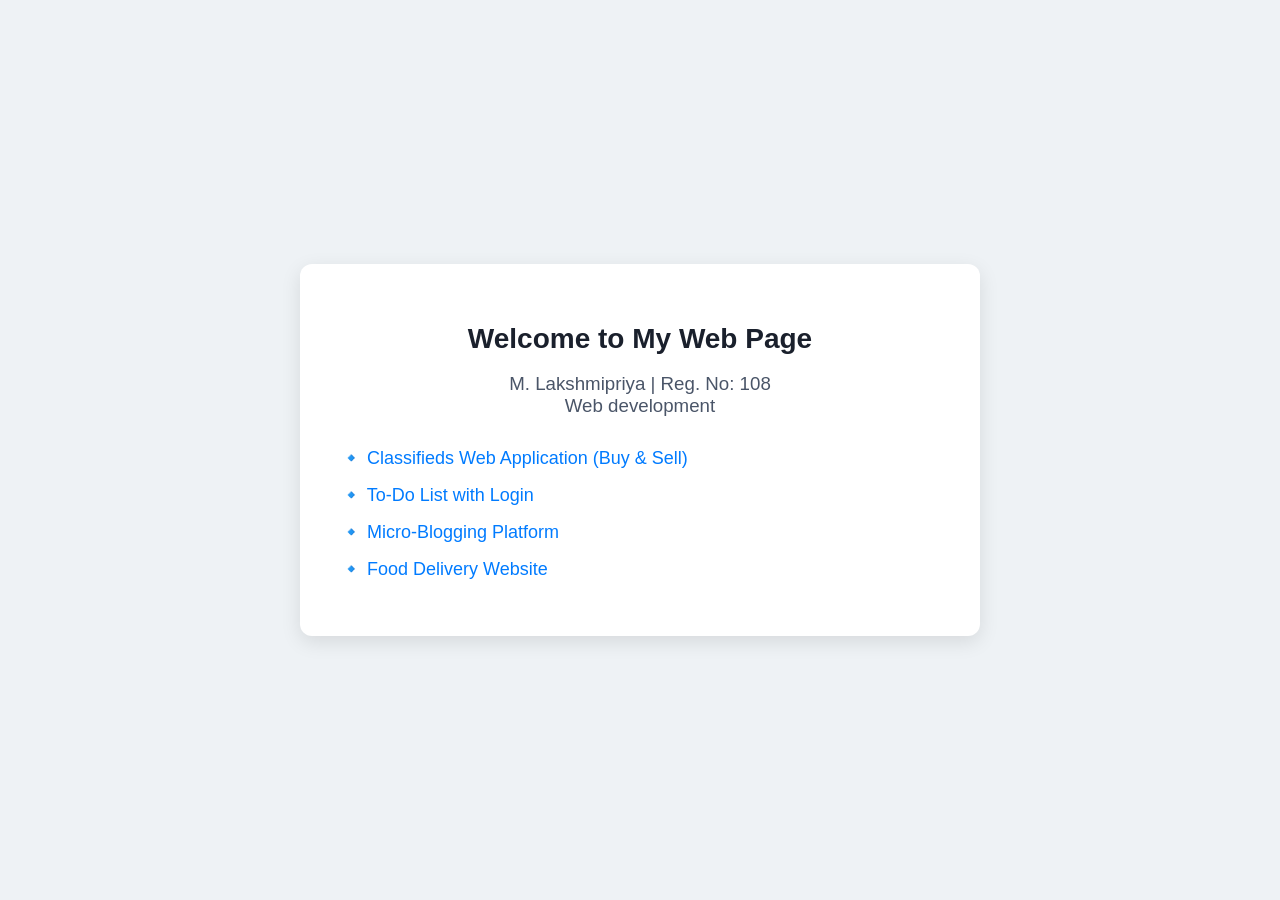
<file: index.html>
<!DOCTYPE html>
<html lang="en">
<head>
  <meta charset="UTF-8" />
  <meta name="viewport" content="width=device-width, initial-scale=1.0"/>
  <title>FSWD Lab Experiments - M. Lakshmipriya</title>
  <style>
    body {
      font-family: 'Segoe UI', Tahoma, Geneva, Verdana, sans-serif;
      margin: 0;
      padding: 0;
      background-color: #eef2f5;
      display: flex;
      justify-content: center;
      align-items: center;
      min-height: 100vh;
    }

    .container {
      background-color: #ffffff;
      padding: 40px;
      border-radius: 12px;
      box-shadow: 0 6px 20px rgba(0, 0, 0, 0.1);
      text-align: center;
      max-width: 600px;
      width: 90%;
    }

    h1 {
      color: #1a202c;
      margin-bottom: 10px;
      font-size: 28px;
    }

    h3 {
      color: #4a5568;
      margin-bottom: 30px;
      font-weight: normal;
    }

    ul {
      list-style: none;
      padding: 0;
      text-align: left;
    }

    li {
      margin-bottom: 15px;
    }

    a {
      text-decoration: none;
      color: #007bff;
      font-size: 18px;
      transition: color 0.3s;
    }

    a:hover {
      color: #0056b3;
    }

    .project-title::before {
      content: '🔹 ';
    }
  </style>
</head>
<body>
  <div class="container">
    <h1>Welcome to My Web Page</h1>
    <h3>M. Lakshmipriya | Reg. No: 108<br/>Web development</h3>

    <ul>
      <li><a class="project-title" href="Ex1/Index.html">Classifieds Web Application (Buy & Sell)</a></li>
       <li><a class="project-title"href="Ex2/index.html">To-Do List with Login</a></li>
      <li><a class="project-title" href="Ex3/index.html">Micro-Blogging Platform</a></li>
      <li><a class="project-title" href="Ex4/index.html">Food Delivery Website</a></li>
    </ul>
  </div>
</body>
</html>
</file>
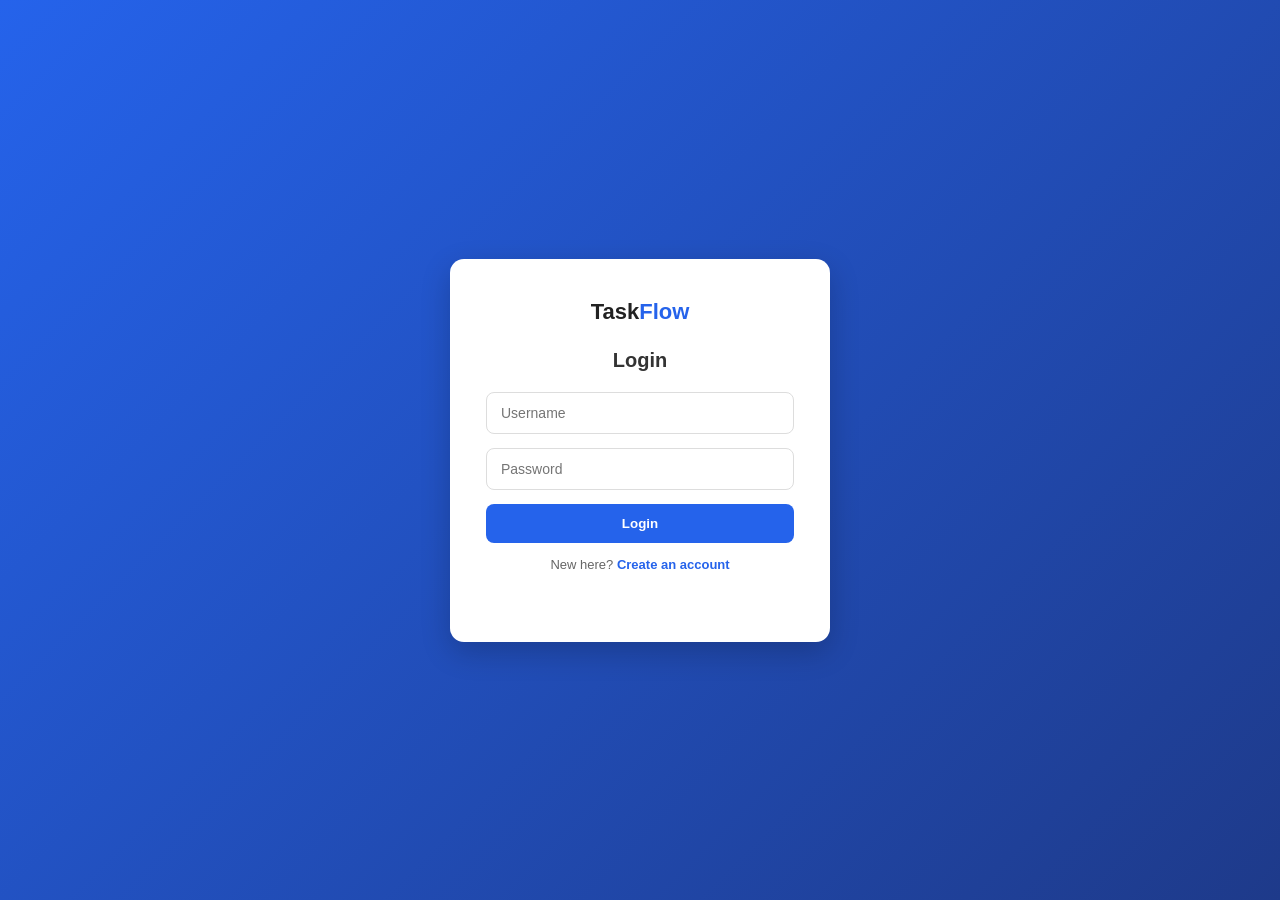
<file: Ex2/index.html>
<!DOCTYPE html>
<html lang="en">
<head>
  <meta charset="UTF-8">
  <meta name="viewport" content="width=device-width, initial-scale=1.0">
  <title>TaskFlow | To-Do Manager</title>
  <link rel="stylesheet" href="style.css">
</head>
<body>

  <!-- ================= AUTH SCREEN ================= -->
  <div id="authScreen" class="auth-screen">
    <div class="auth-card">
      <h1 class="brand">Task<span>Flow</span></h1>

      <!-- Login Form -->
      <form id="loginForm" class="auth-form">
        <h2>Login</h2>
        <input type="text" id="loginUsername" placeholder="Username" required>
        <input type="password" id="loginPassword" placeholder="Password" required>
        <button type="submit">Login</button>
        <p class="switch-text">New here? <a href="#" id="showSignup">Create an account</a></p>
        <p class="error-msg" id="loginError"></p>
      </form>

      <!-- Signup Form -->
      <form id="signupForm" class="auth-form hidden">
        <h2>Create Account</h2>
        <input type="text" id="signupUsername" placeholder="Choose a username" required>
        <input type="password" id="signupPassword" placeholder="Choose a password" required>
        <button type="submit">Sign Up</button>
        <p class="switch-text">Already have an account? <a href="#" id="showLogin">Login</a></p>
        <p class="error-msg" id="signupError"></p>
      </form>
    </div>
  </div>

  <!-- ================= DASHBOARD ================= -->
  <div id="dashboard" class="dashboard hidden">
    <header class="dash-header">
      <h1 class="brand">Task<span>Flow</span></h1>
      <div class="user-info">
        <span id="welcomeText">Welcome!</span>
        <button id="logoutBtn">Logout</button>
      </div>
    </header>

    <main class="dash-main">
      <form id="addTaskForm" class="add-task-form">
        <input type="text" id="taskInput" placeholder="Add a new task..." required>
        <select id="priorityInput">
          <option value="low">Low</option>
          <option value="medium" selected>Medium</option>
          <option value="high">High</option>
        </select>
        <button type="submit">Add Task</button>
      </form>

      <div class="filter-bar">
        <button class="filter-btn active" data-filter="all">All</button>
        <button class="filter-btn" data-filter="active">Active</button>
        <button class="filter-btn" data-filter="completed">Completed</button>
        <span class="task-count" id="taskCount"></span>
      </div>

      <ul class="task-list" id="taskList">
        <!-- Injected by JS -->
      </ul>
    </main>
  </div>

  <script src="script.js"></script>
</body>
</html>
</file>
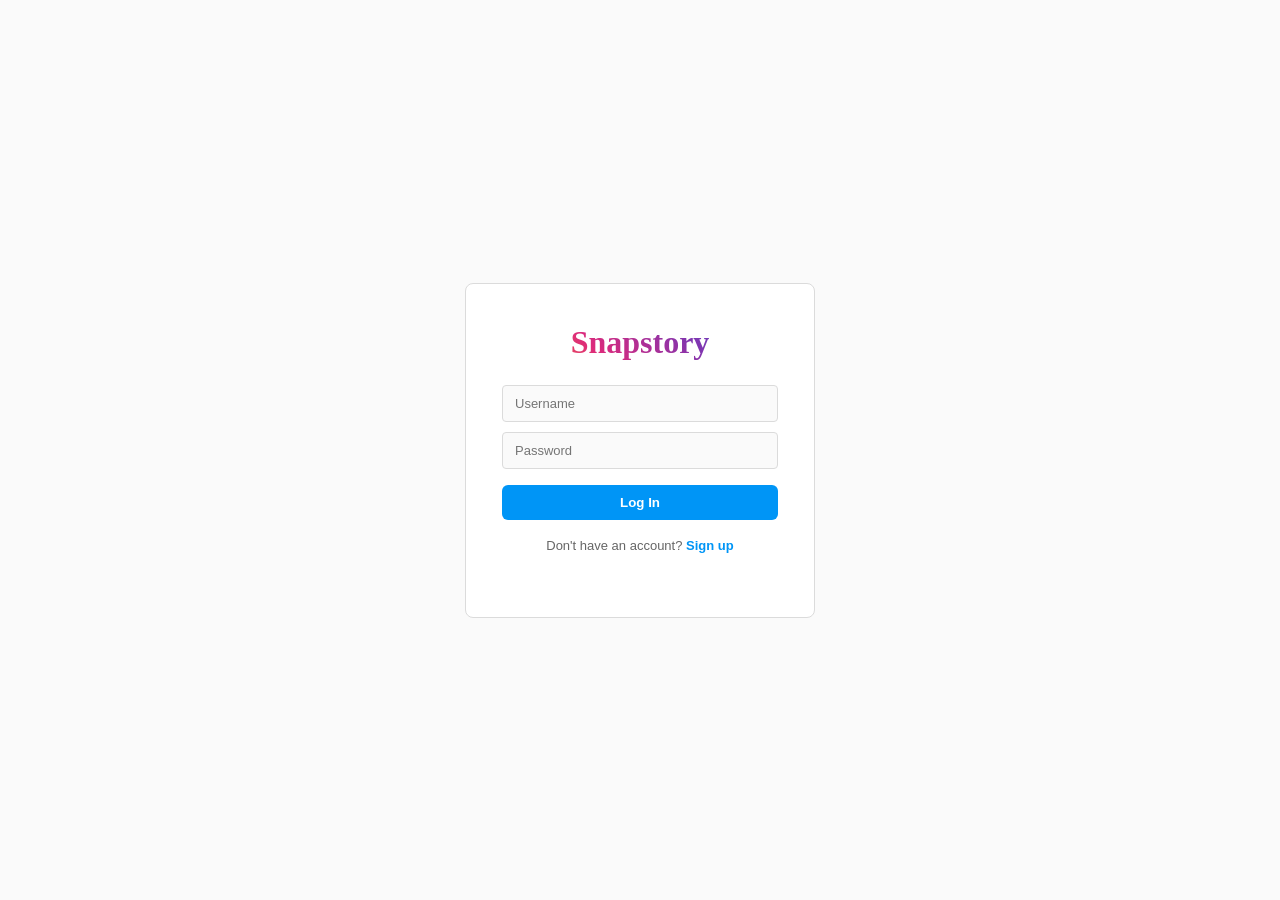
<file: Ex3/index.html>
<!DOCTYPE html>
<html lang="en">
<head>
  <meta charset="UTF-8">
  <meta name="viewport" content="width=device-width, initial-scale=1.0">
  <title>Snapstory</title>
  <link rel="stylesheet" href="style.css">
</head>
<body>

  <!-- ================= AUTH SCREEN ================= -->
  <div id="authScreen" class="auth-screen">
    <div class="auth-card">
      <h1 class="brand">Snapstory</h1>

      <form id="loginForm" class="auth-form">
        <input type="text" id="loginUsername" placeholder="Username" required>
        <input type="password" id="loginPassword" placeholder="Password" required>
        <button type="submit">Log In</button>
        <p class="switch-text">Don't have an account? <a href="#" id="showSignup">Sign up</a></p>
        <p class="error-msg" id="loginError"></p>
      </form>

      <form id="signupForm" class="auth-form hidden">
        <input type="text" id="signupUsername" placeholder="Username" required>
        <input type="password" id="signupPassword" placeholder="Password" required>
        <button type="submit">Sign Up</button>
        <p class="switch-text">Have an account? <a href="#" id="showLogin">Log in</a></p>
        <p class="error-msg" id="signupError"></p>
      </form>
    </div>
  </div>

  <!-- ================= MAIN APP ================= -->
  <div id="app" class="app hidden">
    <header class="app-header">
      <h1 class="brand">Snapstory</h1>
      <div class="header-icons">
        <button class="icon-btn" id="uploadBtn" title="New Post">➕</button>
        <button class="icon-btn" id="logoutBtn" title="Logout">⏻</button>
      </div>
    </header>

    <nav class="tab-bar">
      <button class="tab-btn active" data-tab="feed">🏠 Feed</button>
      <button class="tab-btn" data-tab="discover">🔍 Discover</button>
      <button class="tab-btn" data-tab="profile">👤 Profile</button>
    </nav>

    <main class="app-main">

      <!-- Stories Bar -->
      <div class="stories-bar" id="storiesBar"></div>

      <!-- Feed Tab -->
      <section id="feedTab" class="tab-content">
        <div class="post-list" id="feedList"></div>
      </section>

      <!-- Discover Tab -->
      <section id="discoverTab" class="tab-content hidden">
        <div class="people-list" id="discoverList"></div>
      </section>

      <!-- Profile Tab -->
      <section id="profileTab" class="tab-content hidden">
        <div class="profile-header">
          <div class="avatar-lg" id="profileAvatar"></div>
          <div class="profile-info">
            <h2 id="profileUsername"></h2>
            <div class="profile-stats">
              <span><strong id="postCount">0</strong> posts</span>
              <span><strong id="followingCount">0</strong> following</span>
            </div>
          </div>
        </div>
        <div class="post-grid" id="profileGrid"></div>
      </section>

    </main>
  </div>

  <!-- Upload Modal -->
  <div class="modal-overlay" id="uploadOverlay">
    <div class="modal">
      <h2>New Post</h2>
      <form id="uploadForm">
        <input type="text" id="imageUrlInput" placeholder="Image URL (paste a link)" required>
        <textarea id="captionInput" placeholder="Write a caption..." required></textarea>
        <div class="modal-actions">
          <button type="button" id="cancelUploadBtn">Cancel</button>
          <button type="submit">Share</button>
        </div>
      </form>
    </div>
  </div>

  <script src="script.js"></script>
</body>
</html>
</file>
<file: Ex2/style.css>
* {
    margin: 0;
    padding: 0;
    box-sizing: border-box;
    font-family: 'Segoe UI', sans-serif;
  }
  
  body {
    background: #f0f2f5;
    color: #222;
  }
  
  .hidden {
    display: none !important;
  }
  
  .brand {
    font-size: 22px;
    font-weight: 700;
  }
  
  .brand span {
    color: #2563eb;
  }
  
  /* ===== Auth Screen ===== */
  .auth-screen {
    min-height: 100vh;
    display: flex;
    align-items: center;
    justify-content: center;
    background: linear-gradient(135deg, #2563eb 0%, #1e3a8a 100%);
  }
  
  .auth-card {
    background: white;
    padding: 40px 36px;
    border-radius: 14px;
    width: 100%;
    max-width: 380px;
    box-shadow: 0 10px 30px rgba(0,0,0,0.2);
    text-align: center;
  }
  
  .auth-card .brand {
    margin-bottom: 24px;
  }
  
  .auth-form {
    display: flex;
    flex-direction: column;
    gap: 14px;
  }
  
  .auth-form h2 {
    margin-bottom: 6px;
    font-size: 20px;
    color: #333;
  }
  
  .auth-form input {
    padding: 12px 14px;
    border: 1px solid #ddd;
    border-radius: 8px;
    font-size: 14px;
  }
  
  .auth-form input:focus {
    outline: none;
    border-color: #2563eb;
  }
  
  .auth-form button {
    padding: 12px;
    background: #2563eb;
    color: white;
    border: none;
    border-radius: 8px;
    font-weight: 600;
    cursor: pointer;
    transition: 0.2s;
  }
  
  .auth-form button:hover {
    background: #1d4ed8;
  }
  
  .switch-text {
    font-size: 13px;
    color: #666;
  }
  
  .switch-text a {
    color: #2563eb;
    font-weight: 600;
    text-decoration: none;
  }
  
  .error-msg {
    color: #d9534f;
    font-size: 13px;
    min-height: 16px;
  }
  
  /* ===== Dashboard ===== */
  .dashboard {
    min-height: 100vh;
  }
  
  .dash-header {
    display: flex;
    align-items: center;
    justify-content: space-between;
    background: white;
    padding: 16px 32px;
    box-shadow: 0 2px 6px rgba(0,0,0,0.06);
  }
  
  .user-info {
    display: flex;
    align-items: center;
    gap: 16px;
  }
  
  #welcomeText {
    font-weight: 600;
    color: #444;
  }
  
  #logoutBtn {
    background: #eee;
    border: none;
    padding: 8px 16px;
    border-radius: 6px;
    cursor: pointer;
    font-weight: 600;
    transition: 0.2s;
  }
  
  #logoutBtn:hover {
    background: #e2e2e2;
  }
  
  .dash-main {
    max-width: 640px;
    margin: 32px auto;
    padding: 0 20px;
  }
  
  .add-task-form {
    display: flex;
    gap: 10px;
    margin-bottom: 20px;
  }
  
  .add-task-form input {
    flex: 1;
    padding: 12px 14px;
    border: 1px solid #ddd;
    border-radius: 8px;
    font-size: 14px;
  }
  
  .add-task-form select {
    padding: 12px;
    border: 1px solid #ddd;
    border-radius: 8px;
  }
  
  .add-task-form button {
    padding: 12px 20px;
    background: #2563eb;
    color: white;
    border: none;
    border-radius: 8px;
    font-weight: 600;
    cursor: pointer;
  }
  
  .add-task-form button:hover {
    background: #1d4ed8;
  }
  
  .filter-bar {
    display: flex;
    align-items: center;
    gap: 10px;
    margin-bottom: 16px;
  }
  
  .filter-btn {
    padding: 6px 14px;
    border: 1px solid #ddd;
    background: white;
    border-radius: 16px;
    cursor: pointer;
    font-size: 13px;
    transition: 0.2s;
  }
  
  .filter-btn.active,
  .filter-btn:hover {
    background: #2563eb;
    color: white;
    border-color: #2563eb;
  }
  
  .task-count {
    margin-left: auto;
    font-size: 13px;
    color: #888;
  }
  
  .task-list {
    list-style: none;
    display: flex;
    flex-direction: column;
    gap: 10px;
  }
  
  .task-item {
    display: flex;
    align-items: center;
    gap: 12px;
    background: white;
    padding: 14px 16px;
    border-radius: 10px;
    box-shadow: 0 2px 6px rgba(0,0,0,0.05);
    border-left: 4px solid #2563eb;
  }
  
  .task-item.priority-high {
    border-left-color: #d9534f;
  }
  
  .task-item.priority-medium {
    border-left-color: #f0ad4e;
  }
  
  .task-item.priority-low {
    border-left-color: #28a745;
  }
  
  .task-item.completed .task-text {
    text-decoration: line-through;
    color: #999;
  }
  
  .task-item input[type="checkbox"] {
    width: 18px;
    height: 18px;
    cursor: pointer;
  }
  
  .task-text {
    flex: 1;
    font-size: 14px;
  }
  
  .priority-tag {
    font-size: 11px;
    padding: 3px 8px;
    border-radius: 10px;
    background: #f0f0f0;
    color: #666;
    text-transform: capitalize;
  }
  
  .delete-task-btn {
    background: none;
    border: none;
    color: #d9534f;
    cursor: pointer;
    font-size: 16px;
  }
  
  .empty-state {
    text-align: center;
    color: #999;
    padding: 30px 0;
    font-size: 14px;
  }
</file>
<file: Ex3/style.css>
* {
    margin: 0;
    padding: 0;
    box-sizing: border-box;
    font-family: 'Segoe UI', sans-serif;
  }
  
  body {
    background: #fafafa;
    color: #262626;
  }
  
  .hidden {
    display: none !important;
  }
  
  .brand {
    font-family: 'Segoe UI', cursive;
    font-size: 26px;
    font-weight: 700;
    background: linear-gradient(45deg, #f58529, #dd2a7b, #8134af, #515bd4);
    -webkit-background-clip: text;
    -webkit-text-fill-color: transparent;
  }
  
  /* ===== Auth Screen ===== */
  .auth-screen {
    min-height: 100vh;
    display: flex;
    align-items: center;
    justify-content: center;
    background: #fafafa;
  }
  
  .auth-card {
    background: white;
    border: 1px solid #dbdbdb;
    padding: 40px 36px;
    border-radius: 8px;
    width: 100%;
    max-width: 350px;
    text-align: center;
  }
  
  .auth-card .brand {
    display: block;
    margin-bottom: 24px;
    font-size: 32px;
  }
  
  .auth-form {
    display: flex;
    flex-direction: column;
    gap: 10px;
  }
  
  .auth-form input {
    padding: 10px 12px;
    border: 1px solid #dbdbdb;
    border-radius: 4px;
    background: #fafafa;
    font-size: 13px;
  }
  
  .auth-form input:focus {
    outline: none;
    border-color: #a8a8a8;
  }
  
  .auth-form button {
    padding: 10px;
    background: #0095f6;
    color: white;
    border: none;
    border-radius: 6px;
    font-weight: 600;
    cursor: pointer;
    margin-top: 6px;
  }
  
  .auth-form button:hover {
    background: #1877c9;
  }
  
  .switch-text {
    font-size: 13px;
    color: #666;
    margin-top: 8px;
  }
  
  .switch-text a {
    color: #0095f6;
    font-weight: 600;
    text-decoration: none;
  }
  
  .error-msg {
    color: #ed4956;
    font-size: 12px;
    min-height: 14px;
  }
  
  /* ===== App Header ===== */
  .app-header {
    display: flex;
    align-items: center;
    justify-content: space-between;
    background: white;
    padding: 12px 20px;
    border-bottom: 1px solid #dbdbdb;
    position: sticky;
    top: 0;
    z-index: 10;
  }
  
  .header-icons {
    display: flex;
    gap: 14px;
  }
  
  .icon-btn {
    background: none;
    border: none;
    font-size: 20px;
    cursor: pointer;
  }
  
  /* ===== Tabs ===== */
  .tab-bar {
    display: flex;
    background: white;
    border-bottom: 1px solid #dbdbdb;
    max-width: 470px;
    margin: 0 auto;
  }
  
  .tab-btn {
    flex: 1;
    padding: 12px 6px;
    background: none;
    border: none;
    border-bottom: 2px solid transparent;
    font-size: 12px;
    font-weight: 600;
    color: #8e8e8e;
    cursor: pointer;
  }
  
  .tab-btn.active {
    color: #262626;
    border-bottom-color: #262626;
  }
  
  .app-main {
    max-width: 470px;
    margin: 0 auto;
    padding: 16px 0;
  }
  
  /* ===== Stories Bar ===== */
  .stories-bar {
    display: flex;
    gap: 14px;
    padding: 10px 16px;
    overflow-x: auto;
    background: white;
    border-bottom: 1px solid #eee;
    margin-bottom: 16px;
  }
  
  .story-item {
    display: flex;
    flex-direction: column;
    align-items: center;
    gap: 4px;
    flex-shrink: 0;
  }
  
  .story-ring {
    width: 56px;
    height: 56px;
    border-radius: 50%;
    background: linear-gradient(45deg, #f58529, #dd2a7b, #8134af, #515bd4);
    display: flex;
    align-items: center;
    justify-content: center;
    padding: 2px;
  }
  
  .story-ring .avatar-inner {
    width: 100%;
    height: 100%;
    border-radius: 50%;
    background: #333;
    color: white;
    display: flex;
    align-items: center;
    justify-content: center;
    font-weight: 700;
    font-size: 16px;
    border: 2px solid white;
  }
  
  .story-item span {
    font-size: 11px;
    color: #444;
  }
  
  /* ===== Post Card ===== */
  .post-list {
    display: flex;
    flex-direction: column;
    gap: 16px;
    padding: 0 0 20px;
  }
  
  .post-card {
    background: white;
    border: 1px solid #dbdbdb;
    border-radius: 4px;
  }
  
  .post-header {
    display: flex;
    align-items: center;
    gap: 10px;
    padding: 10px 14px;
  }
  
  .avatar {
    width: 32px;
    height: 32px;
    border-radius: 50%;
    background: linear-gradient(45deg, #f58529, #dd2a7b);
    color: white;
    display: flex;
    align-items: center;
    justify-content: center;
    font-weight: 700;
    font-size: 13px;
    flex-shrink: 0;
  }
  
  .post-author {
    font-weight: 600;
    font-size: 13px;
  }
  
  .post-image {
    width: 100%;
    aspect-ratio: 1 / 1;
    object-fit: cover;
    background: #eee;
    display: block;
  }
  
  .post-actions {
    display: flex;
    align-items: center;
    gap: 14px;
    padding: 10px 14px 4px;
  }
  
  .action-btn {
    background: none;
    border: none;
    font-size: 22px;
    cursor: pointer;
    color: #262626;
  }
  
  .action-btn.liked {
    color: #ed4956;
  }
  
  .like-count {
    padding: 0 14px;
    font-size: 13px;
    font-weight: 600;
  }
  
  .post-caption {
    padding: 4px 14px 14px;
    font-size: 13px;
    line-height: 1.5;
  }
  
  .post-caption strong {
    margin-right: 6px;
  }
  
  .post-time {
    padding: 0 14px 12px;
    font-size: 11px;
    color: #8e8e8e;
    text-transform: uppercase;
  }
  
  .empty-state {
    text-align: center;
    color: #999;
    padding: 40px 20px;
    font-size: 14px;
  }
  
  /* ===== Discover / People ===== */
  .people-list {
    display: flex;
    flex-direction: column;
    gap: 4px;
    padding: 0 14px;
  }
  
  .person-card {
    display: flex;
    align-items: center;
    gap: 12px;
    background: white;
    padding: 12px 4px;
    border-bottom: 1px solid #f0f0f0;
  }
  
  .person-name {
    flex: 1;
    font-weight: 600;
    font-size: 14px;
  }
  
  .follow-btn {
    padding: 6px 16px;
    border-radius: 6px;
    border: 1px solid #dbdbdb;
    background: #0095f6;
    color: white;
    font-weight: 600;
    font-size: 13px;
    cursor: pointer;
  }
  
  .follow-btn.following {
    background: white;
    color: #262626;
    border-color: #dbdbdb;
  }
  
  /* ===== Profile ===== */
  .profile-header {
    display: flex;
    align-items: center;
    gap: 20px;
    padding: 16px;
  }
  
  .avatar-lg {
    width: 80px;
    height: 80px;
    border-radius: 50%;
    background: linear-gradient(45deg, #f58529, #dd2a7b, #8134af);
    color: white;
    display: flex;
    align-items: center;
    justify-content: center;
    font-weight: 700;
    font-size: 28px;
    flex-shrink: 0;
  }
  
  .profile-info h2 {
    font-size: 18px;
    margin-bottom: 8px;
  }
  
  .profile-stats {
    display: flex;
    gap: 16px;
    font-size: 13px;
  }
  
  .post-grid {
    display: grid;
    grid-template-columns: repeat(3, 1fr);
    gap: 3px;
    padding: 0 3px;
  }
  
  .grid-item {
    aspect-ratio: 1 / 1;
    overflow: hidden;
    position: relative;
  }
  
  .grid-item img {
    width: 100%;
    height: 100%;
    object-fit: cover;
  }
  
  .grid-item .delete-grid-btn {
    position: absolute;
    top: 4px;
    right: 4px;
    background: rgba(0,0,0,0.6);
    color: white;
    border: none;
    border-radius: 4px;
    font-size: 11px;
    padding: 2px 6px;
    cursor: pointer;
  }
  
  /* ===== Upload Modal ===== */
  .modal-overlay {
    display: none;
    position: fixed;
    inset: 0;
    background: rgba(0,0,0,0.5);
    align-items: center;
    justify-content: center;
    z-index: 100;
  }
  
  .modal-overlay.show {
    display: flex;
  }
  
  .modal {
    background: white;
    padding: 20px;
    border-radius: 8px;
    width: 90%;
    max-width: 360px;
  }
  
  .modal h2 {
    margin-bottom: 14px;
    font-size: 16px;
  }
  
  .modal form {
    display: flex;
    flex-direction: column;
    gap: 10px;
  }
  
  .modal input,
  .modal textarea {
    padding: 10px;
    border: 1px solid #dbdbdb;
    border-radius: 6px;
    font-size: 13px;
  }
  
  .modal textarea {
    min-height: 60px;
    resize: vertical;
  }
  
  .modal-actions {
    display: flex;
    justify-content: flex-end;
    gap: 10px;
  }
  
  .modal-actions button {
    padding: 8px 16px;
    border-radius: 6px;
    border: none;
    cursor: pointer;
    font-weight: 600;
    font-size: 13px;
  }
  
  #cancelUploadBtn {
    background: #eee;
  }
  
  .modal-actions button[type="submit"] {
    background: #0095f6;
    color: white;
  }
</file>
